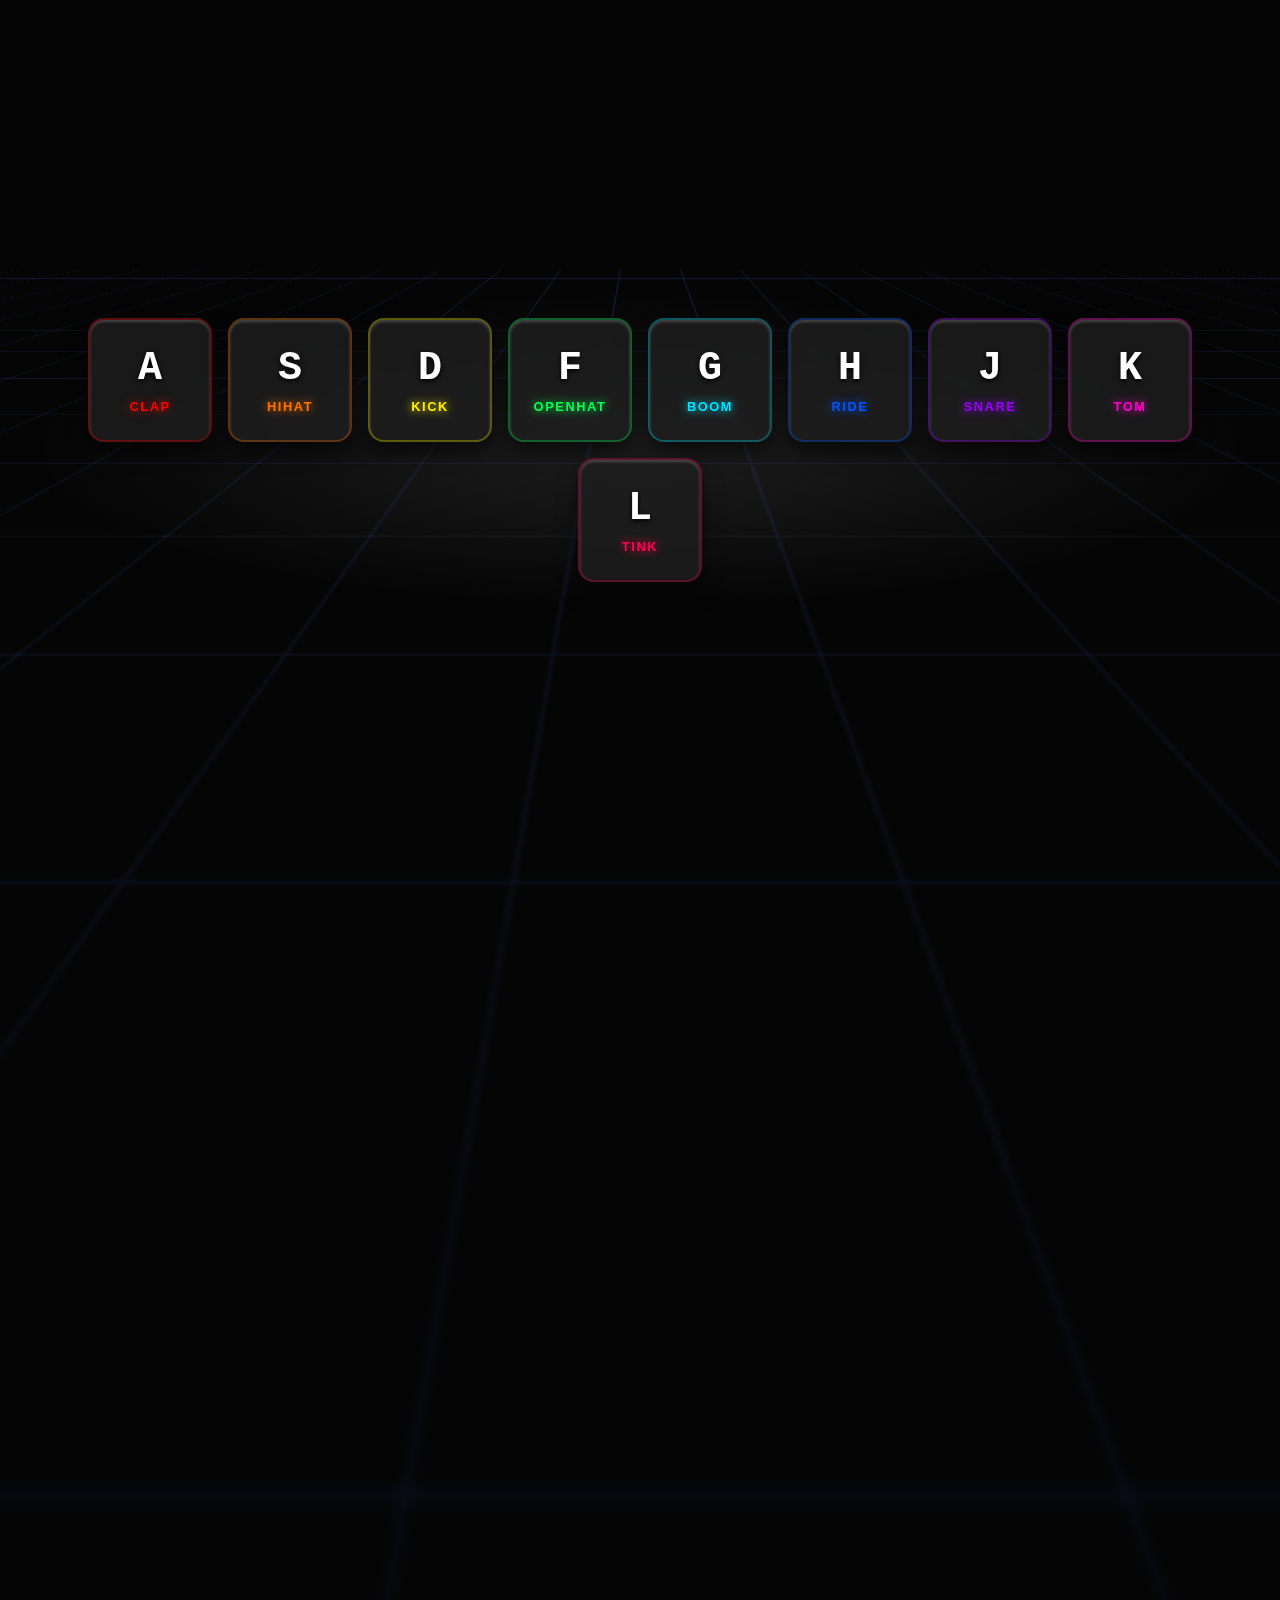
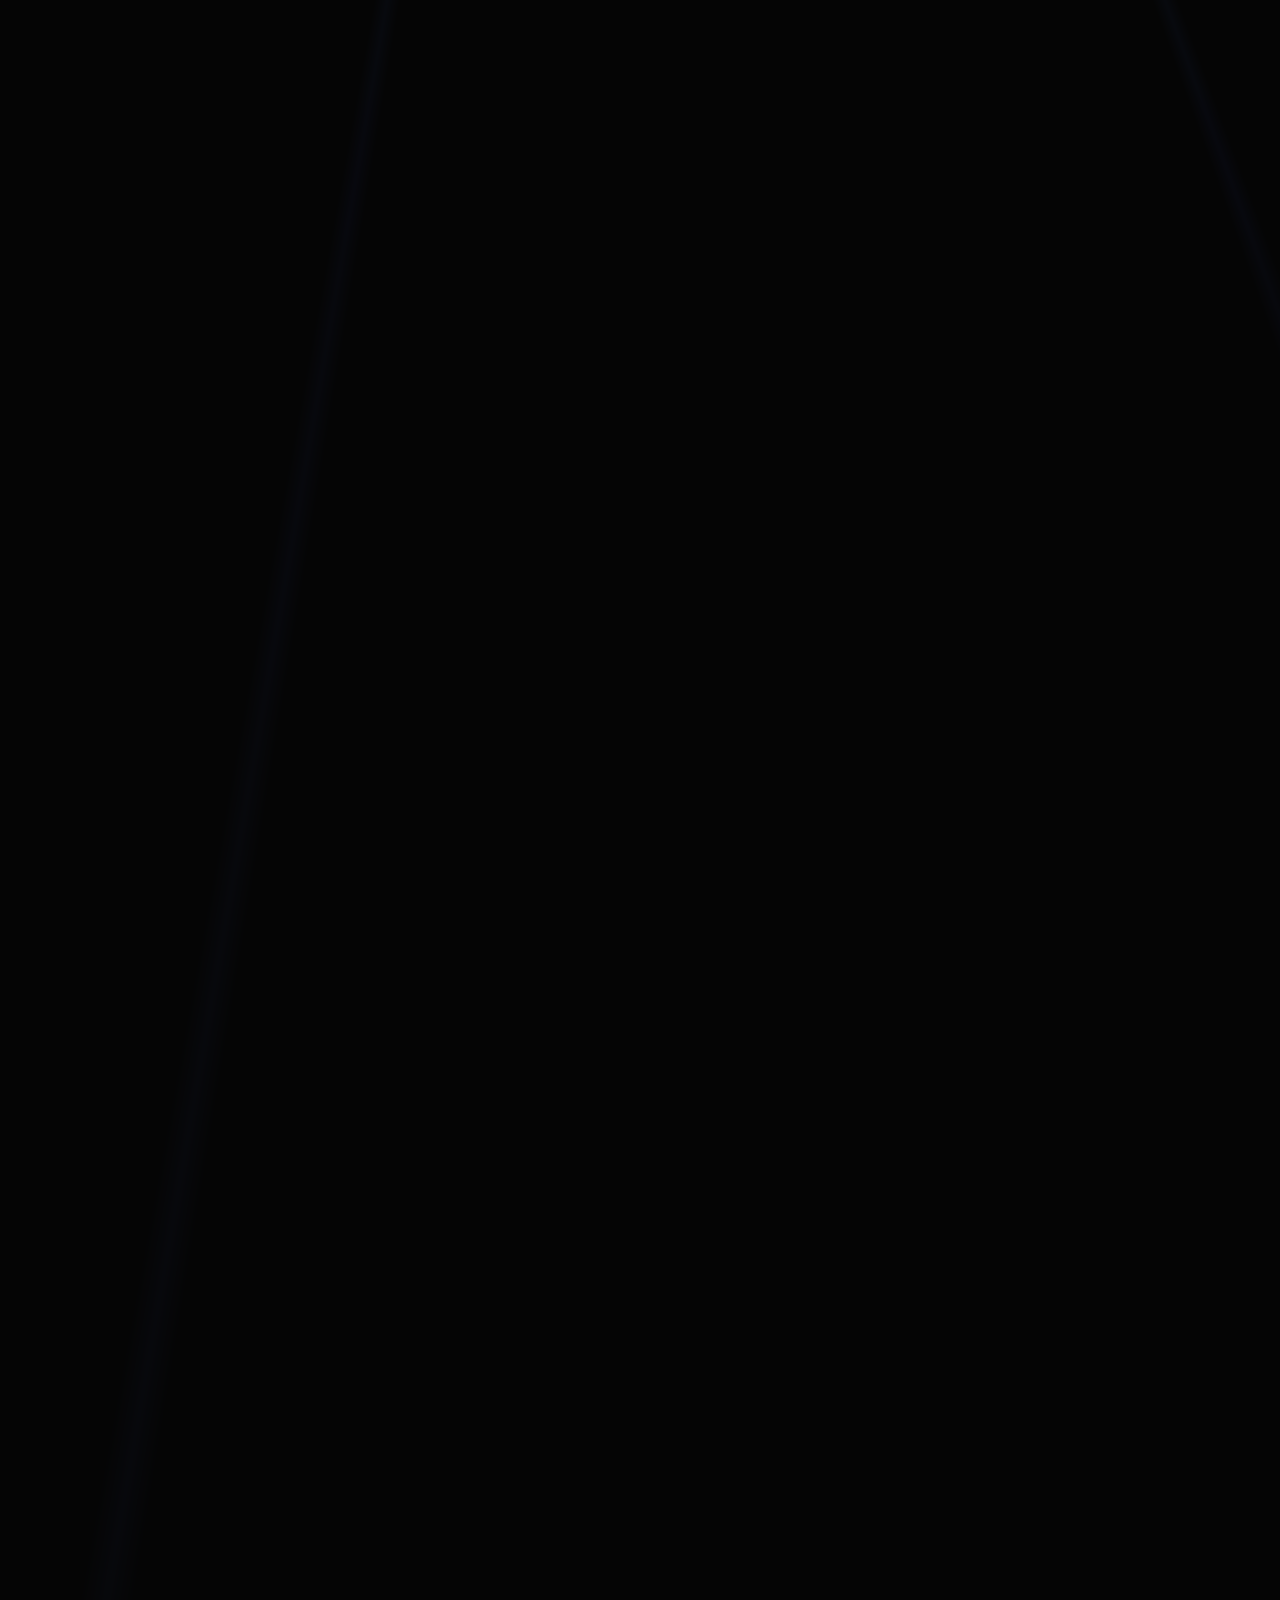
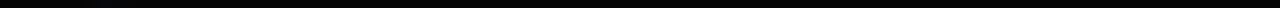
<file: index.html>
<!DOCTYPE html>
<html lang="en">
<head>
  <meta charset="UTF-8">
  <meta name="viewport" content="width=device-width, initial-scale=1.0">
  <title>Js Drum Kit</title>
  <link rel="stylesheet" href="style.css">
</head>
<body>
  <div class="moving-floor"></div>
  <div class="keys">
    <div data-key="65" class="key">
      <kbd>A</kbd>
      <span class="sound">clap</span>
    </div>
    <div data-key="83" class="key">
      <kbd>S</kbd>
      <span class="sound">hihat</span>
    </div>
    <div data-key="68" class="key">
      <kbd>D</kbd>
      <span class="sound">kick</span>
    </div>
    <div data-key="70" class="key">
      <kbd>F</kbd>
      <span class="sound">openhat</span>
    </div>
    <div data-key="71" class="key">
      <kbd>G</kbd>
      <span class="sound">boom</span>
    </div>
    <div data-key="72" class="key">
      <kbd>H</kbd>
      <span class="sound">ride</span>
    </div>
    <div data-key="74" class="key">
      <kbd>J</kbd>
      <span class="sound">snare</span>
    </div>
    <div data-key="75" class="key">
      <kbd>K</kbd>
      <span class="sound">tom</span>
    </div>
    <div data-key="76" class="key">
      <kbd>L</kbd>
      <span class="sound">tink</span>
    </div>
  </div>
  <audio data-key="65" src="sounds/clap.wav"></audio>
  <audio data-key="83" src="sounds/hihat.wav"></audio>
  <audio data-key="68" src="sounds/kick.wav"></audio>
  <audio data-key="70" src="sounds/openhat.wav"></audio>
  <audio data-key="71" src="sounds/boom.wav"></audio>
  <audio data-key="72" src="sounds/ride.wav"></audio>
  <audio data-key="74" src="sounds/snare.wav"></audio>
  <audio data-key="75" src="sounds/tom.wav"></audio>
  <audio data-key="76" src="sounds/tink.wav"></audio>

  <script>
      function playSound(e){
      const audio= document.querySelector(`audio[data-key="${e.keyCode}"]`);
      const key =document.querySelector(`.key[data-key="${e.keyCode}"]`);
      if(!audio) return ;// stop the function
      audio.currentTime=0; //rewind to the start
      audio.play();
      key.classList.add('playing');
    }
    function removeTransition(e){
      if(e.propertyName !=='transform') return; //skip if it's not a transform
      this.classList.remove('playing');
    }
      
    const keys = document.querySelectorAll('.key');
    keys.forEach(key => key.addEventListener('transitionend',removeTransition));
    window.addEventListener('keydown',playSound);
  </script>
</body>
</html>
</file>
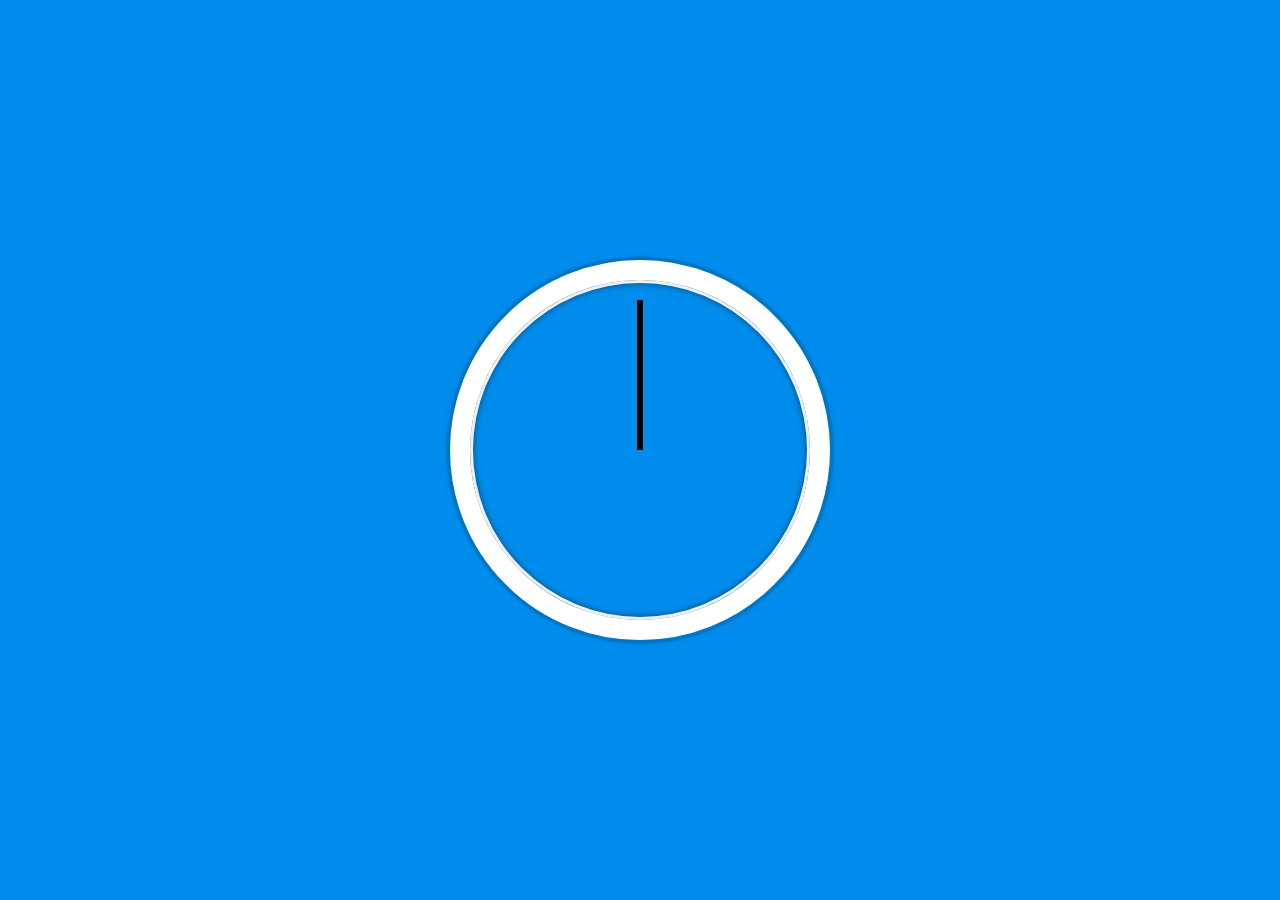
<file: 2. Js clock/index.html>
<!DOCTYPE html>
<html lang="en">
<head>
  <meta charset="UTF-8">
  <meta name="viewport" content="width=device-width, initial-scale=1.0">
  <title>Js Clock</title>
</head>
<body>
  <div class="clock">
    <div class="clock-face">
      <div class="hand hour-hand"></div>
      <div class="hand min-hand"></div>
      <div class="hand second-hand"></div>
    </div>
  </div>
  <style>
    html{
       background: #018DED url(https://unsplash.it/1500/1000?image=881&blur=5);
       background-size: cover;
       font-family: 'helvetica neue';
       text-align: center;
       font-size: 10px;
    }
    body{
      margin: 0;
      font-size: 2rem;
      display: flex;
      flex: 1;
      min-height: 100vh;
      align-items: center;
    }
    .clock{
      width: 30rem;
      height: 30rem;
      border: 20px solid white;
      border-radius: 50%;
      margin: 50px auto;
      position: relative;
      padding: 2rem;
       box-shadow:
        0 0 0 4px rgba(0,0,0,0.1),
        inset 0 0 0 3px #EFEFEF,
        inset 0 0 10px black,
        0 0 10px rgba(0,0,0,0.2);
    }
    .clock-face{
      position: relative;
      width: 100%;
      height: 100%;
      transform: translateY(-3px);
    }
    .hand{
      width: 50%;
      height: 6px;
      background: black;
      position: absolute;
      top: 50%;
      transform-origin: 100%;
       transform: rotate(90deg);
      transition: all 0.05s;
      transition-timing-function: cubic-bezier(0.1, 2.7, 0.58, 1);
    }
  </style>

  <script>
    const secondHand= document.querySelector('.second-hand');
    const minsHand= document.querySelector('.min-hand');
    const hourHand=document.querySelector('.hour-hand');
    function setDate(){
      const now= new Date();
      const seconds=now.getSeconds();
      const secondsDegrees=((seconds/60)*360)+90;
      secondHand.style.transform=`rotate(${secondsDegrees}deg)`;

      const mins=now.getMinutes();
      const minsDegrees=((mins/60)*360)+90;
      minsHand.style.transform=`rotate(${minsDegrees}deg)`;

      const hour=now.getMinutes();
      const hourDegrees=((mins/12)*360)+90;
      hourHand.style.transform=`rotate(${hourDegrees}deg)`;

    }
    setInterval(setDate,1000);
  </script>
</body>
</html>
</file>
<file: style.css>
/* ---- 1. GENERAL SETUP & MOVING BACKGROUND (Same as before) ---- */
html {
  height: 100%;
  overflow: hidden;
}

body {
  margin: 0;
  height: 100%;
  background-color: #050505; /* Thoda aur gehra kala */
  perspective: 800px; /* 3D effect ke liye zaroori */
  display: flex;
  align-items: center;
  justify-content: center;
  font-family: sans-serif;
}

/* Moving Floor */
.moving-floor {
  position: absolute;
  bottom: -30%;
  left: -50%;
  width: 200%;
  height: 100%;
  /* Grid ka color thoda neutral blue/purple kiya taaki keys pop karein */
  background-image:
    linear-gradient(rgba(60, 100, 255, 0.2) 1px, transparent 1px),
    linear-gradient(90deg, rgba(60, 100, 255, 0.2) 1px, transparent 1px);
  background-size: 60px 60px, 60px 60px;
  transform: rotateX(70deg);
  transform-origin: top center;
  animation: moveGrid 2s linear infinite; /* Thoda slow kiya animation */
  z-index: -1;
  -webkit-mask-image: linear-gradient(to top, transparent 0%, black 70%);
}

@keyframes moveGrid {
  0% { background-position: 0 0; }
  100% { background-position: 0 60px; }
}


/* ---- 2. KEYS CONTAINER ---- */
.keys {
  display: flex;
  flex-wrap: wrap;
  justify-content: center;
  gap: 1rem;
  z-index: 10;
  padding: 2rem;
  /* Container ke peeche halka sa glow taaki keys hawa mein lagen */
  background: radial-gradient(rgba(255,255,255,0.1), transparent 70%);
  border-radius: 2rem;
}


/* ---- 3. BASIC 3D KEY SHAPE (Colourless Base) ---- */
.key {
  width: 7.5rem;
  height: 7.5rem;
  border-radius: 1rem;
  background: rgba(30, 30, 30, 0.8); /* Dark semi-transparent base */
  color: white;
  /* Default border halka sa safed */
  border: 2px solid rgba(255, 255, 255, 0.1);

  /* 3D Glassy Look Shadows */
  box-shadow:
    0 10px 20px rgba(0,0,0,0.6), /* Drop shadow */
    inset 0 2px 3px rgba(255, 255, 255, 0.2); /* Top shine Edge */

  display: flex;
  flex-direction: column;
  align-items: center;
  justify-content: center;
  transition: all 0.05s ease; /* Super fast */
  backdrop-filter: blur(4px);
}

/* Basic Playing State (Colours will override this) */
.playing {
  transform: scale(0.96) translateY(4px); /* Press effect */
  background: rgba(255, 255, 255, 0.1);
  box-shadow: 0 2px 5px rgba(0,0,0,0.5); /* Shadow shrinks */
}

/* Text Styles */
kbd {
  font-size: 2.5rem;
  font-weight: 900;
  text-shadow: 0 2px 5px black;
}

.sound {
  font-size: 0.8rem;
  text-transform: uppercase;
  letter-spacing: 0.1rem;
  font-weight: bold;
  margin-top: 0.5rem;
  color: rgba(255,255,255,0.6); /* Default dull colour */
}


/* =========================================
   ---- 4. COLOURFUL NEON OVERRIDES ----
   Ye hai wo hissa jo har key ko rangeen banayega
========================================= */

/* --- A: Neon Red --- */
.key[data-key="65"] { border-color: rgba(255, 0, 0, 0.3); }
.key[data-key="65"].playing {
  border-color: #ff0000;
  box-shadow: 0 0 30px #ff0000, inset 0 0 20px #ff0000; /* Bahar aur andar ka glow */
}
.key[data-key="65"] .sound { color: #ff0000; text-shadow: 0 0 10px #ff0000; }

/* --- S: Neon Orange --- */
.key[data-key="83"] { border-color: rgba(255, 115, 0, 0.3); }
.key[data-key="83"].playing {
  border-color: #ff7300;
  box-shadow: 0 0 30px #ff7300, inset 0 0 20px #ff7300;
}
.key[data-key="83"] .sound { color: #ff7300; text-shadow: 0 0 10px #ff7300; }

/* --- D: Neon Yellow --- */
.key[data-key="68"] { border-color: rgba(255, 238, 0, 0.3); }
.key[data-key="68"].playing {
  border-color: #ffee00;
  box-shadow: 0 0 30px #ffee00, inset 0 0 20px #ffee00;
}
.key[data-key="68"] .sound { color: #ffee00; text-shadow: 0 0 10px #ffee00; }

/* --- F: Neon Green --- */
.key[data-key="70"] { border-color: rgba(0, 255, 85, 0.3); }
.key[data-key="70"].playing {
  border-color: #00ff55;
  box-shadow: 0 0 30px #00ff55, inset 0 0 20px #00ff55;
}
.key[data-key="70"] .sound { color: #00ff55; text-shadow: 0 0 10px #00ff55; }

/* --- G: Neon Light Blue (Cyan) --- */
.key[data-key="71"] { border-color: rgba(0, 225, 255, 0.3); }
.key[data-key="71"].playing {
  border-color: #00e1ff;
  box-shadow: 0 0 30px #00e1ff, inset 0 0 20px #00e1ff;
}
.key[data-key="71"] .sound { color: #00e1ff; text-shadow: 0 0 10px #00e1ff; }

/* --- H: Neon Dark Blue --- */
.key[data-key="72"] { border-color: rgba(0, 85, 255, 0.3); }
.key[data-key="72"].playing {
  border-color: #0055ff;
  box-shadow: 0 0 30px #0055ff, inset 0 0 20px #0055ff;
}
.key[data-key="72"] .sound { color: #0055ff; text-shadow: 0 0 10px #0055ff; }

/* --- J: Neon Purple --- */
.key[data-key="74"] { border-color: rgba(153, 0, 255, 0.3); }
.key[data-key="74"].playing {
  border-color: #9900ff;
  box-shadow: 0 0 30px #9900ff, inset 0 0 20px #9900ff;
}
.key[data-key="74"] .sound { color: #9900ff; text-shadow: 0 0 10px #9900ff; }

/* --- K: Neon Pink/Magenta --- */
.key[data-key="75"] { border-color: rgba(255, 0, 200, 0.3); }
.key[data-key="75"].playing {
  border-color: #ff00c8;
  box-shadow: 0 0 30px #ff00c8, inset 0 0 20px #ff00c8;
}
.key[data-key="75"] .sound { color: #ff00c8; text-shadow: 0 0 10px #ff00c8; }

/* --- L: Neon Rose/Red --- */
.key[data-key="76"] { border-color: rgba(255, 0, 85, 0.3); }
.key[data-key="76"].playing {
  border-color: #ff0055;
  box-shadow: 0 0 30px #ff0055, inset 0 0 20px #ff0055;
}
.key[data-key="76"] .sound { color: #ff0055; text-shadow: 0 0 10px #ff0055; }
</file>
